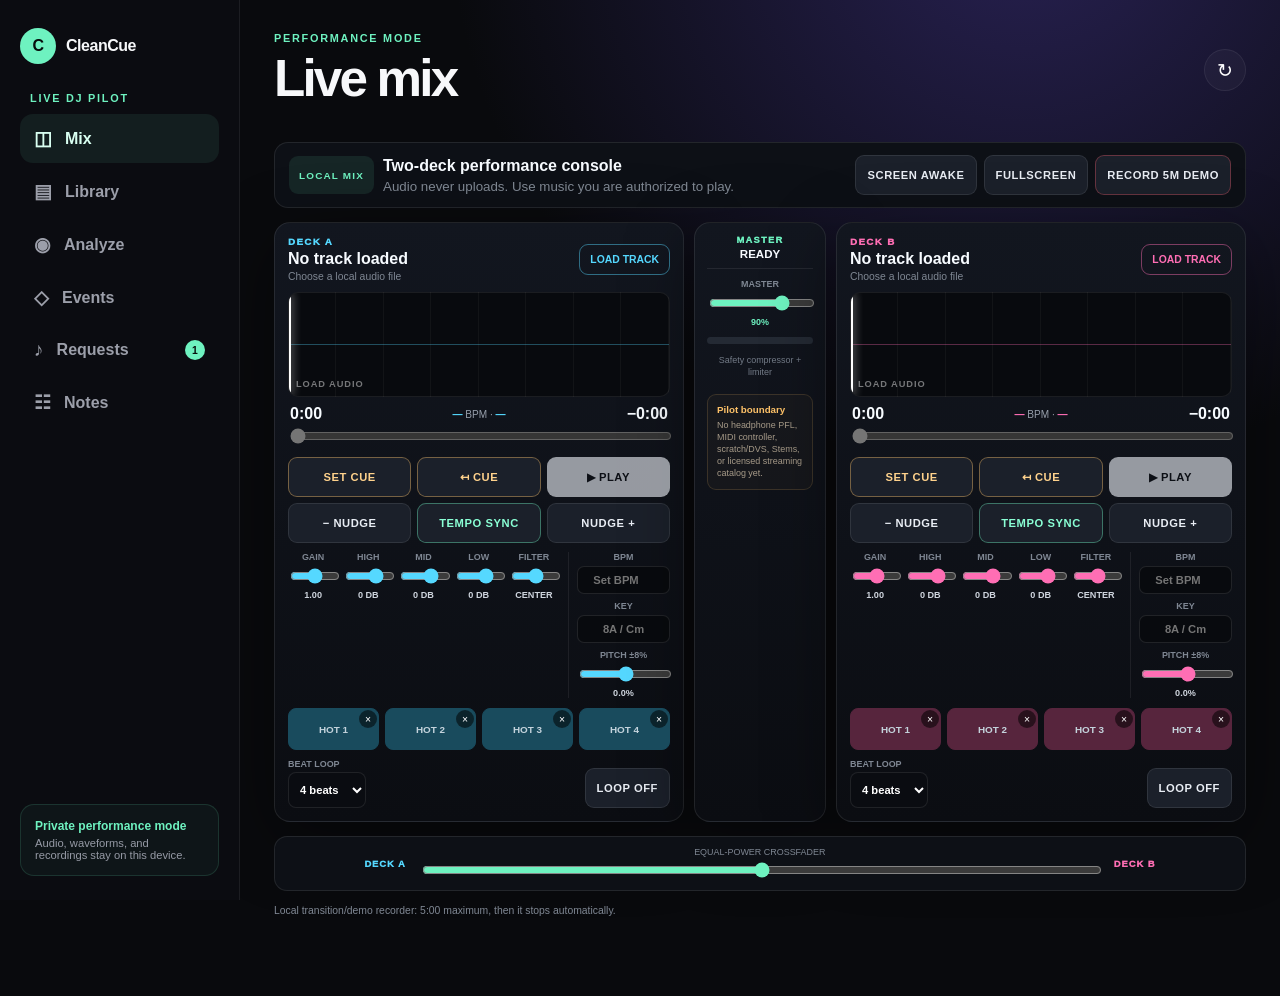
<file: index.html>
<!doctype html>
<html lang="en">
  <head>
    <meta charset="UTF-8" />
    <meta name="viewport" content="width=device-width, initial-scale=1.0, viewport-fit=cover" />
    <meta name="theme-color" content="#090a0d" />
    <meta http-equiv="Content-Security-Policy" content="default-src 'self'; script-src 'self'; style-src 'self'; img-src 'self' data:; font-src 'self' data:; connect-src 'self' https://lrclib.net https://nwtlufetnenackqpdphq.supabase.co wss://nwtlufetnenackqpdphq.supabase.co; media-src 'self' blob:; worker-src 'self'; object-src 'none'; base-uri 'none'; frame-src 'none'; form-action 'self';" />
    <meta name="description" content="CleanCue: private two-deck DJ mixing, explicit lyric review, BPM and key analysis, mix suggestions, live guest requests, events, and emcee notes." />
    <link rel="manifest" href="./manifest.webmanifest" />
    <link rel="icon" href="./icon.svg" type="image/svg+xml" />
    <link rel="apple-touch-icon" href="./icon-192.png" />
    <title>CleanCue • Live DJ console</title>
    <script type="module" crossorigin src="./assets/index-DnJTOaXb.js"></script>
    <link rel="stylesheet" crossorigin href="./assets/index-DbwvBn8F.css">
  </head>
  <body>
    <main id="app"></main>
  </body>
</html>
</file>
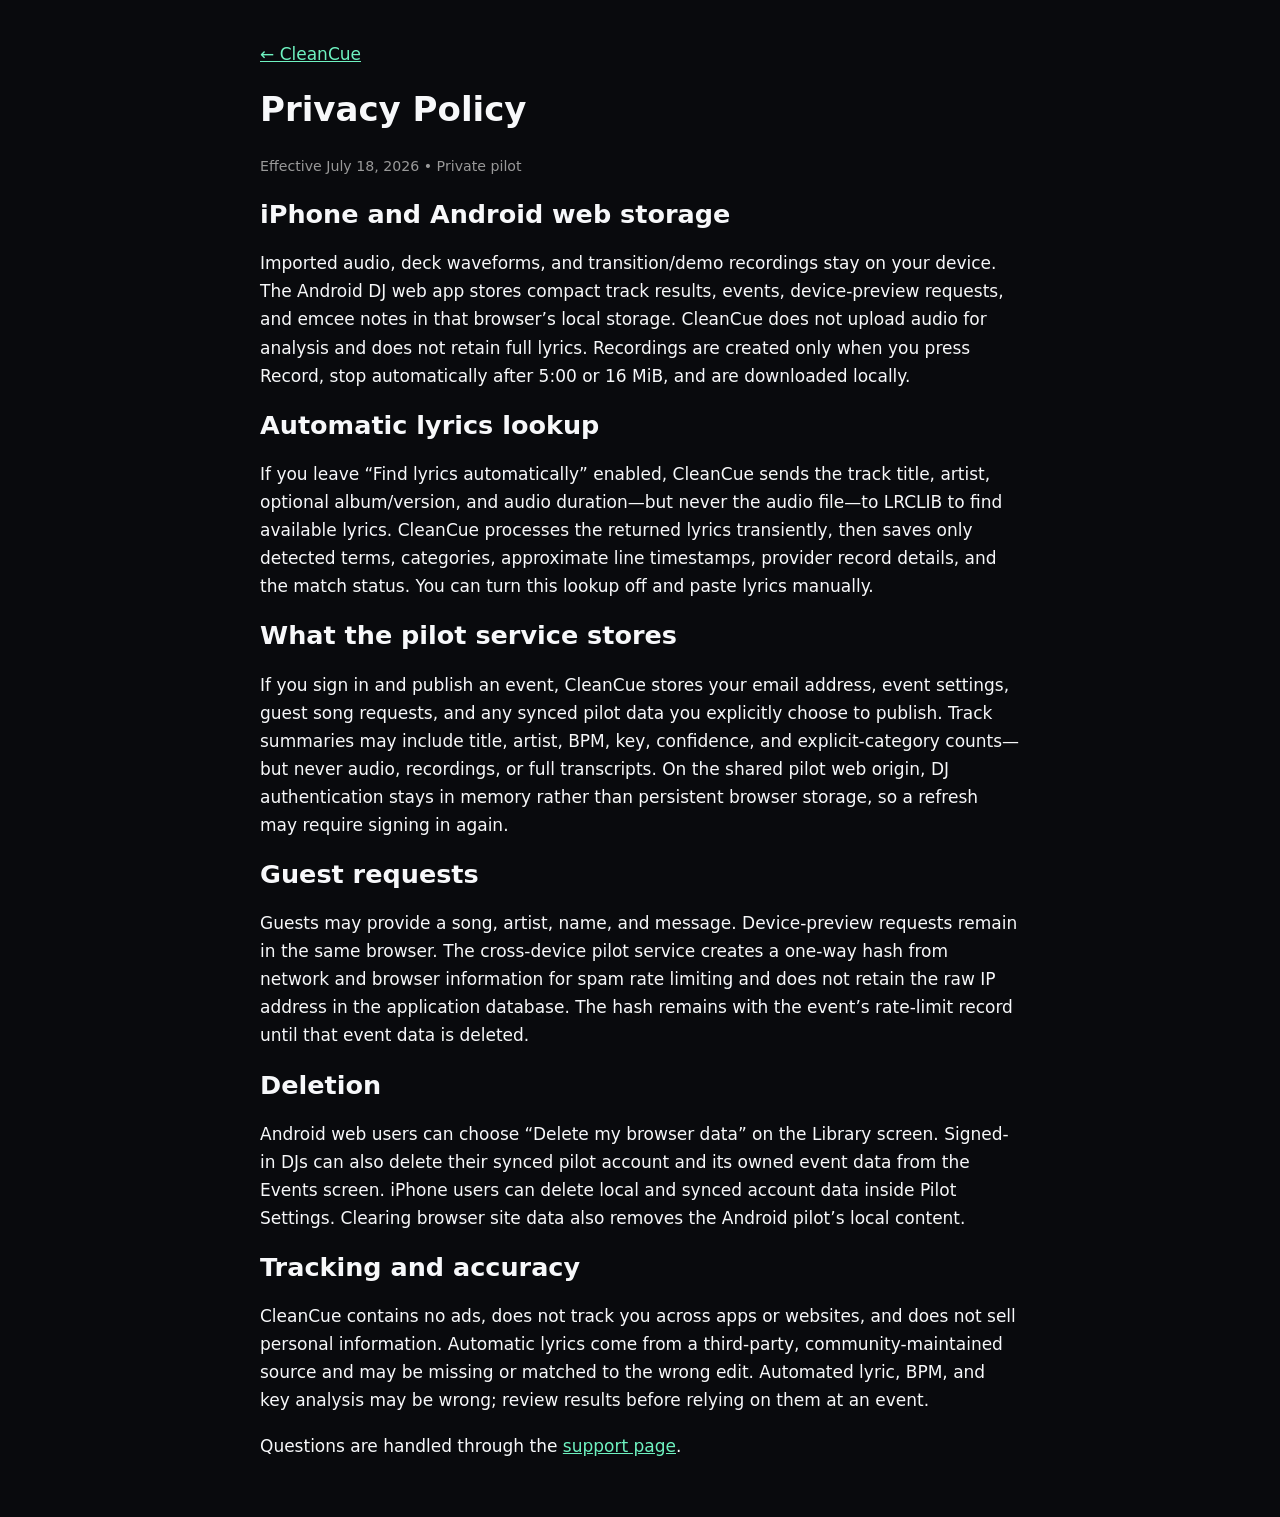
<file: privacy.html>
<!doctype html>
<html lang="en"><head><meta charset="utf-8"><meta name="viewport" content="width=device-width,initial-scale=1"><meta name="theme-color" content="#090a0d"><title>Privacy • CleanCue</title><style>body{max-width:760px;margin:auto;padding:40px 22px;background:#090a0d;color:#f7f8fa;font:17px/1.65 system-ui}a{color:#6ef2c0}h1,h2{line-height:1.1}small{color:#999}</style></head>
<body><a href="./">← CleanCue</a><h1>Privacy Policy</h1><small>Effective July 18, 2026 • Private pilot</small>
<h2>iPhone and Android web storage</h2><p>Imported audio, deck waveforms, and transition/demo recordings stay on your device. The Android DJ web app stores compact track results, events, device-preview requests, and emcee notes in that browser’s local storage. CleanCue does not upload audio for analysis and does not retain full lyrics. Recordings are created only when you press Record, stop automatically after 5:00 or 16 MiB, and are downloaded locally.</p>
<h2>Automatic lyrics lookup</h2><p>If you leave “Find lyrics automatically” enabled, CleanCue sends the track title, artist, optional album/version, and audio duration—but never the audio file—to LRCLIB to find available lyrics. CleanCue processes the returned lyrics transiently, then saves only detected terms, categories, approximate line timestamps, provider record details, and the match status. You can turn this lookup off and paste lyrics manually.</p>
<h2>What the pilot service stores</h2><p>If you sign in and publish an event, CleanCue stores your email address, event settings, guest song requests, and any synced pilot data you explicitly choose to publish. Track summaries may include title, artist, BPM, key, confidence, and explicit-category counts—but never audio, recordings, or full transcripts. On the shared pilot web origin, DJ authentication stays in memory rather than persistent browser storage, so a refresh may require signing in again.</p>
<h2>Guest requests</h2><p>Guests may provide a song, artist, name, and message. Device-preview requests remain in the same browser. The cross-device pilot service creates a one-way hash from network and browser information for spam rate limiting and does not retain the raw IP address in the application database. The hash remains with the event’s rate-limit record until that event data is deleted.</p>
<h2>Deletion</h2><p>Android web users can choose “Delete my browser data” on the Library screen. Signed-in DJs can also delete their synced pilot account and its owned event data from the Events screen. iPhone users can delete local and synced account data inside Pilot Settings. Clearing browser site data also removes the Android pilot’s local content.</p>
<h2>Tracking and accuracy</h2><p>CleanCue contains no ads, does not track you across apps or websites, and does not sell personal information. Automatic lyrics come from a third-party, community-maintained source and may be missing or matched to the wrong edit. Automated lyric, BPM, and key analysis may be wrong; review results before relying on them at an event.</p>
<p>Questions are handled through the <a href="support.html">support page</a>.</p></body></html>
</file>
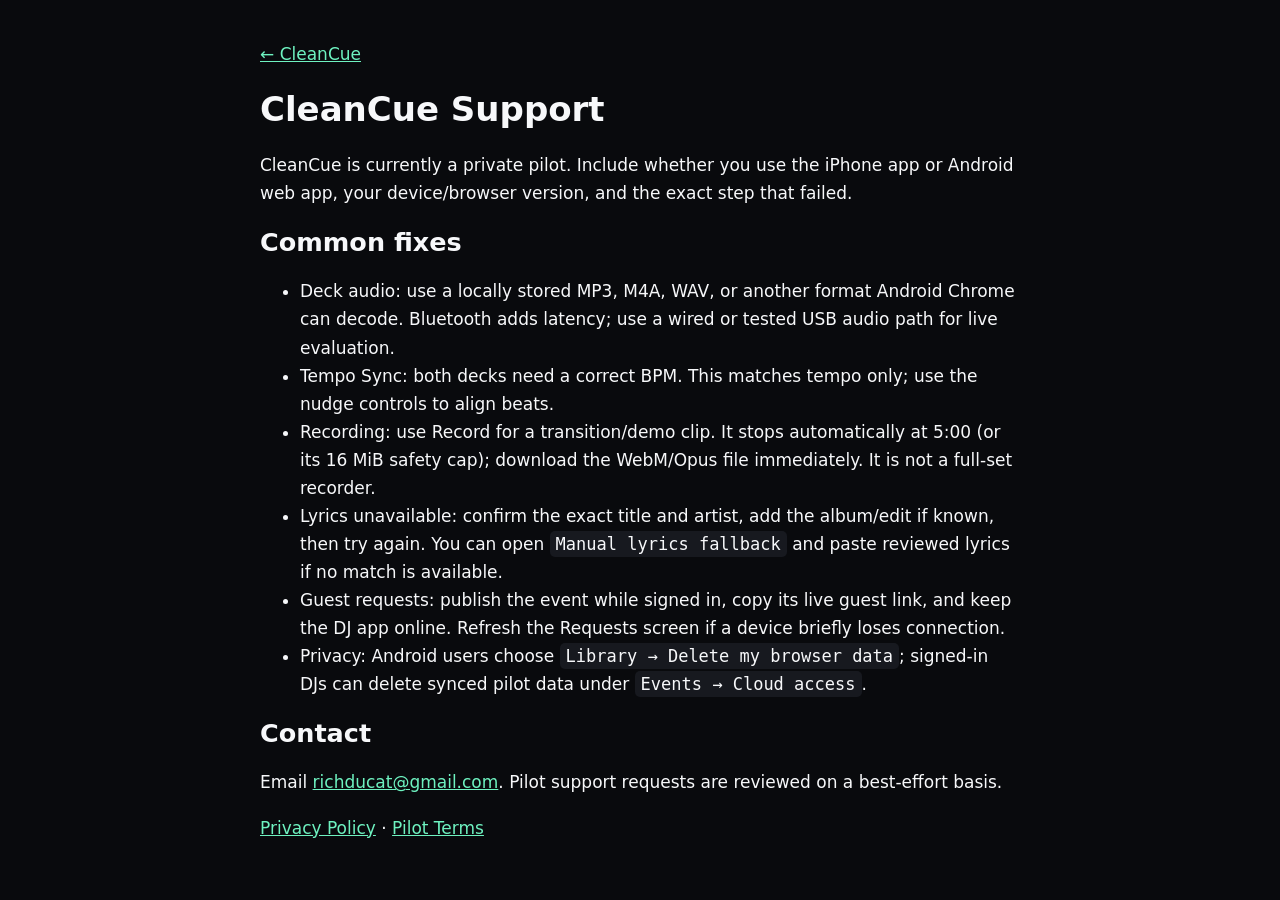
<file: support.html>
<!doctype html><html lang="en"><head><meta charset="utf-8"><meta name="viewport" content="width=device-width,initial-scale=1"><meta name="theme-color" content="#090a0d"><title>Support • CleanCue</title><style>body{max-width:760px;margin:auto;padding:40px 22px;background:#090a0d;color:#f7f8fa;font:17px/1.65 system-ui}a{color:#6ef2c0}h1,h2{line-height:1.1}code{background:#17191f;padding:3px 6px;border-radius:5px}</style></head><body><a href="./">← CleanCue</a><h1>CleanCue Support</h1><p>CleanCue is currently a private pilot. Include whether you use the iPhone app or Android web app, your device/browser version, and the exact step that failed.</p><h2>Common fixes</h2><ul><li>Deck audio: use a locally stored MP3, M4A, WAV, or another format Android Chrome can decode. Bluetooth adds latency; use a wired or tested USB audio path for live evaluation.</li><li>Tempo Sync: both decks need a correct BPM. This matches tempo only; use the nudge controls to align beats.</li><li>Recording: use Record for a transition/demo clip. It stops automatically at 5:00 (or its 16 MiB safety cap); download the WebM/Opus file immediately. It is not a full-set recorder.</li><li>Lyrics unavailable: confirm the exact title and artist, add the album/edit if known, then try again. You can open <code>Manual lyrics fallback</code> and paste reviewed lyrics if no match is available.</li><li>Guest requests: publish the event while signed in, copy its live guest link, and keep the DJ app online. Refresh the Requests screen if a device briefly loses connection.</li><li>Privacy: Android users choose <code>Library → Delete my browser data</code>; signed-in DJs can delete synced pilot data under <code>Events → Cloud access</code>.</li></ul><h2>Contact</h2><p>Email <a href="mailto:richducat@gmail.com?subject=CleanCue%20Pilot%20Support">richducat@gmail.com</a>. Pilot support requests are reviewed on a best-effort basis.</p><p><a href="privacy.html">Privacy Policy</a> · <a href="terms.html">Pilot Terms</a></p></body></html>
</file>
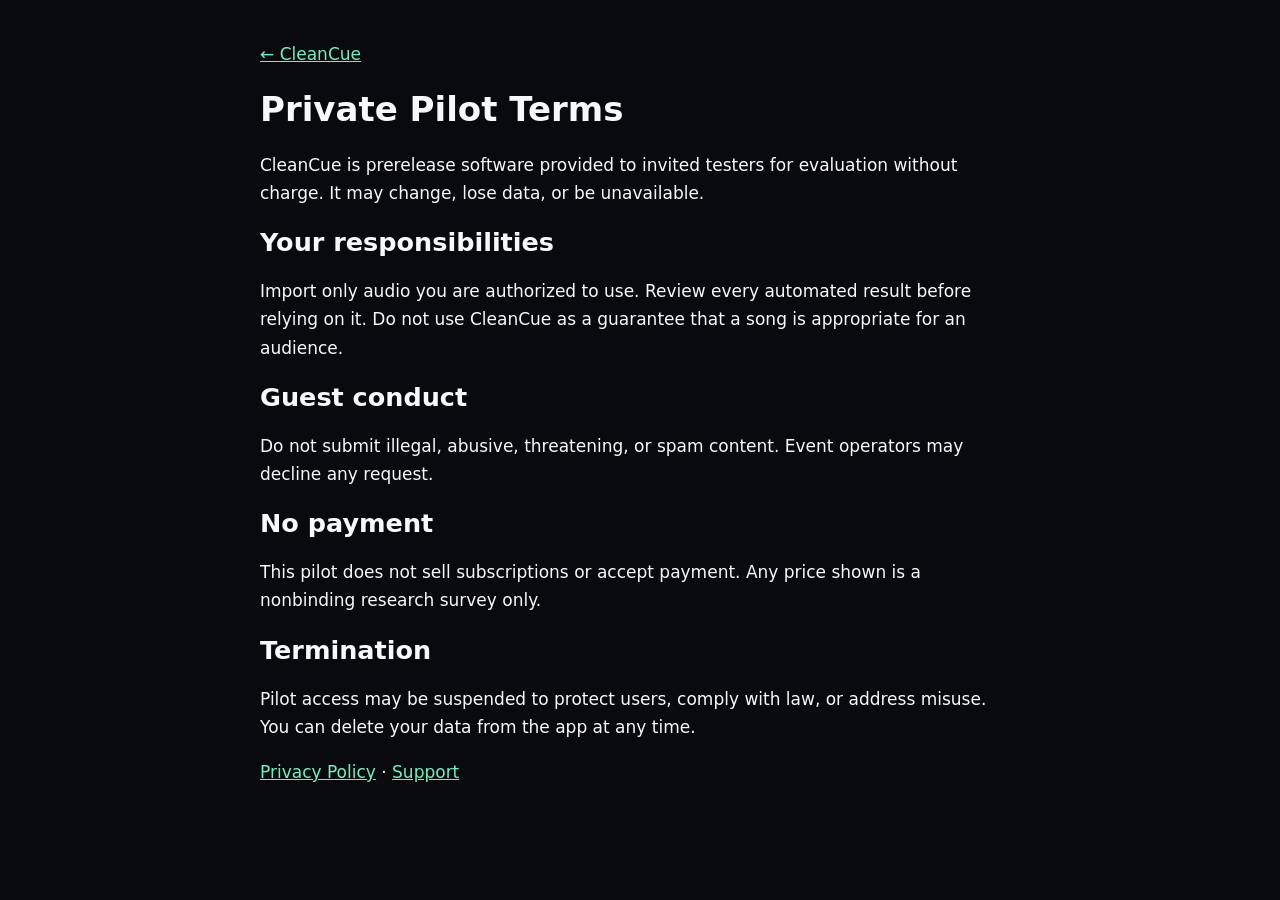
<file: terms.html>
<!doctype html><html lang="en"><head><meta charset="utf-8"><meta name="viewport" content="width=device-width,initial-scale=1"><meta name="theme-color" content="#090a0d"><title>Pilot Terms • CleanCue</title><style>body{max-width:760px;margin:auto;padding:40px 22px;background:#090a0d;color:#f7f8fa;font:17px/1.65 system-ui}a{color:#6ef2c0}h1,h2{line-height:1.1}</style></head><body><a href="./">← CleanCue</a><h1>Private Pilot Terms</h1><p>CleanCue is prerelease software provided to invited testers for evaluation without charge. It may change, lose data, or be unavailable.</p><h2>Your responsibilities</h2><p>Import only audio you are authorized to use. Review every automated result before relying on it. Do not use CleanCue as a guarantee that a song is appropriate for an audience.</p><h2>Guest conduct</h2><p>Do not submit illegal, abusive, threatening, or spam content. Event operators may decline any request.</p><h2>No payment</h2><p>This pilot does not sell subscriptions or accept payment. Any price shown is a nonbinding research survey only.</p><h2>Termination</h2><p>Pilot access may be suspended to protect users, comply with law, or address misuse. You can delete your data from the app at any time.</p><p><a href="privacy.html">Privacy Policy</a> · <a href="support.html">Support</a></p></body></html>
</file>
<file: assets/index-DbwvBn8F.css>
:root{color-scheme:dark;font-family:Inter,ui-sans-serif,-apple-system,BlinkMacSystemFont,SF Pro Display,sans-serif;background:#090a0d;color:#f7f8fa;--mint:#6ef2c0;--violet:#8976ff;--panel:#14161b;--muted:#969aa6;--line:#ffffff12;--warning:#ffc369;--danger:#ff7e87}*{box-sizing:border-box}[hidden]{display:none!important}body{margin:0;min-height:100vh;background:radial-gradient(circle at 80% -10%,#282153 0,transparent 36rem),#090a0d}button,input,textarea,select{font:inherit}button{cursor:pointer}.brand{display:flex;align-items:center;gap:10px;font-weight:800;letter-spacing:-.03em}.mark{display:grid;place-items:center;width:36px;height:36px;border-radius:50%;background:var(--mint);color:#07100d}.dj-app{min-height:100vh}.sidebar{position:fixed;inset:0 auto 0 0;width:240px;padding:28px 20px;background:#0d0e12e8;border-right:1px solid var(--line);-webkit-backdrop-filter:blur(18px);backdrop-filter:blur(18px);z-index:5}.pilot-label,.eyebrow{color:var(--mint);font-size:.68rem;font-weight:850;letter-spacing:.16em}.pilot-label{margin:28px 10px 10px}.nav-item{display:flex;align-items:center;gap:13px;width:100%;padding:13px 14px;margin:4px 0;border:0;border-radius:13px;background:transparent;color:#9c9faa;font-weight:700;text-align:left}.nav-item span{font-size:1.2rem}.nav-item.active{background:#6ef2c014;color:#d9fff1}.nav-item b,.bottom-nav b{margin-left:auto;display:grid;place-items:center;min-width:20px;height:20px;padding:0 6px;border-radius:10px;background:var(--mint);color:#07100d;font-size:.65rem}.local-card{position:absolute;left:20px;right:20px;bottom:24px;padding:14px;border:1px solid #6ef2c024;border-radius:14px;background:#6ef2c00a}.local-card strong,.local-card span{display:block}.local-card strong{font-size:.75rem;color:var(--mint)}.local-card span{margin-top:4px;font-size:.7rem;color:var(--muted)}.workspace{margin-left:240px;min-height:100vh}.topbar{display:flex;justify-content:space-between;align-items:center;max-width:1100px;margin:auto;padding:32px 34px 12px}.topbar p{margin:0 0 5px}.topbar h1{margin:0;font-size:clamp(2rem,4vw,3.4rem);letter-spacing:-.055em}.content{max-width:1100px;margin:auto;padding:22px 34px 80px}.icon-button{display:grid;place-items:center;width:42px;height:42px;border:1px solid var(--line);border-radius:50%;background:#ffffff08;color:#fff;font-size:1.2rem}.mode-banner{padding:22px;border:1px solid #8976ff40;border-radius:20px;background:linear-gradient(135deg,#8976ff17,#6ef2c009)}.mode-banner span{display:block;color:#a99dff;font-size:.65rem;font-weight:850;letter-spacing:.16em}.mode-banner strong{display:block;margin-top:8px;font-size:1.2rem}.mode-banner p{margin:7px 0 0;color:var(--muted);font-size:.85rem}.stats{display:grid;grid-template-columns:repeat(3,1fr);gap:12px;margin:18px 0}.stat{padding:17px;border:1px solid var(--line);border-radius:17px;background:var(--panel)}.stat strong,.stat span{display:block}.stat strong{font-size:1.45rem}.stat span{margin-top:4px;color:var(--muted);font-size:.72rem}.stat.warning strong{color:var(--warning)}.section-row{display:flex;align-items:center;justify-content:space-between;gap:16px;margin:22px 0 12px}.section-row h2,.panel h2{margin:0;font-size:1.1rem}.text-button{width:auto;border:0;background:none;color:var(--mint);font-weight:750}.track-list,.event-list,.request-list,.notes-grid{display:grid;gap:12px}.track-card{display:grid;grid-template-columns:auto 1fr auto auto;align-items:center;gap:14px;width:100%;padding:14px;border:1px solid var(--line);border-radius:18px;background:var(--panel);color:#fff;text-align:left}.art{display:grid;place-items:center;width:54px;height:54px;border-radius:14px;background:linear-gradient(135deg,#44398c,#1d5e50);color:var(--mint);font-size:1.4rem;font-weight:900}.art.flagged{background:#ffc36916;color:var(--warning)}.art.big{width:86px;height:86px;border-radius:22px;font-size:2rem}.track-main strong,.track-main small{display:block}.track-main small{margin-top:4px;color:var(--muted)}.chips{display:flex;gap:6px;margin-top:8px}.chips i,.track-status{padding:5px 8px;border-radius:99px;background:#ffffff08;color:#b9bdc7;font-size:.65rem;font-style:normal;font-weight:750}.track-status.clear{background:#6ef2c012;color:var(--mint)}.track-status.warn{background:#ffc36913;color:var(--warning)}.chevron{color:#5d6069;font-size:1.5rem}.panel,.event-card,.request-card,.note-card{padding:20px;border:1px solid var(--line);border-radius:20px;background:var(--panel)}.back{margin-bottom:16px}.detail-hero{display:flex;align-items:center;gap:18px;padding:12px 0 6px}.detail-hero h2{margin:0;font-size:2rem}.detail-hero p:not(.eyebrow){margin:6px 0;color:var(--muted)}.hit,.mix-row{display:flex;justify-content:space-between;align-items:center;width:100%;padding:13px 0;border:0;border-top:1px solid var(--line);background:none;color:#fff;text-align:left}.hit span strong,.hit span small,.mix-row span strong,.mix-row span small{display:block}.hit small,.mix-row small{margin-top:3px;color:var(--muted)}.hit time,.mix-row b{color:var(--mint)}.privacy-strip,.demo-banner{padding:13px 15px;margin-bottom:14px;border:1px solid #6ef2c02c;border-radius:13px;background:#6ef2c00c;color:#caffed;font-size:.78rem}.form-stack{display:grid;gap:15px}.form-stack label,.guest-card label{display:grid;gap:7px;color:#d8dae1;font-size:.75rem;font-weight:750}.form-stack input,.form-stack textarea,.form-stack select,.guest-card input{width:100%;min-height:50px;padding:12px 14px;border:1px solid #ffffff14;border-radius:12px;background:#090a0d;color:#fff;outline:none}.form-stack textarea{resize:vertical}.form-stack input:focus,.form-stack textarea:focus,.form-stack select:focus,.guest-card input:focus{border-color:var(--mint);box-shadow:0 0 0 3px #6ef2c018}.two{display:grid;grid-template-columns:1fr 1fr;gap:12px}.muted{color:var(--muted);font-size:.82rem;line-height:1.5}.primary,.secondary{display:flex;justify-content:center;align-items:center;gap:10px;min-height:50px;padding:0 16px;border:0;border-radius:12px;background:var(--mint);color:#06100d;font-weight:850}.secondary{border:1px solid var(--line);background:#24272e;color:#fff}.event-card{display:grid;gap:16px}.event-head{display:flex;gap:11px}.event-head small{color:var(--mint);font-weight:850}.event-head h2{margin:4px 0}.event-head p{margin:0;color:var(--muted)}.live-dot{width:10px;height:10px;margin-top:5px;border-radius:50%;background:var(--mint);box-shadow:0 0 16px var(--mint)}.live-dot.paused{background:var(--warning);box-shadow:none}.event-meta,.event-actions{display:flex;gap:12px}.event-meta{color:var(--muted);font-size:.76rem}.event-actions>*{flex:1}.toggle-row{display:flex!important;align-items:center!important;justify-content:space-between}.toggle-row input{position:absolute;opacity:0}.toggle-row i{width:46px;height:26px;padding:3px;border-radius:99px;background:#353841}.toggle-row i:after{content:"";display:block;width:20px;height:20px;border-radius:50%;background:#fff;transition:.2s}.toggle-row input:checked+i{background:var(--mint)}.toggle-row input:checked+i:after{transform:translate(20px);background:#07100d}.status-tabs{display:flex;gap:7px;overflow:auto;margin-bottom:16px}.status-tabs button{display:flex;gap:7px;white-space:nowrap;padding:9px 12px;border:1px solid var(--line);border-radius:99px;background:#ffffff06;color:var(--muted)}.status-tabs button.active{background:#6ef2c012;color:var(--mint);border-color:#6ef2c034}.request-card h2{margin:3px 0}.request-card p{margin:5px 0;color:var(--muted)}.request-card blockquote{margin:14px 0;padding:10px 13px;border-left:2px solid var(--violet);background:#ffffff05;color:#c4c6ce}.request-actions{display:flex;gap:10px;margin-top:18px}.request-actions>*{flex:1}.empty{text-align:center;padding:60px 20px;color:var(--muted)}.empty span{font-size:2.5rem;color:#555}.note-card.pinned{border-color:#8976ff55}.note-card>span{color:var(--violet);font-size:.64rem;font-weight:850;letter-spacing:.15em}.note-card h2{margin:8px 0}.note-card p{color:#c5c7ce;line-height:1.5}.check-row{display:flex!important;align-items:center;gap:8px!important;padding-top:24px}.check-row input{width:20px;min-height:20px}.bottom-nav{display:none}.toast{position:fixed;left:50%;bottom:24px;z-index:20;transform:translate(-50%);padding:12px 18px;border:1px solid #6ef2c040;border-radius:99px;background:#16221e;color:#d9fff1;box-shadow:0 12px 40px #0008;font-size:.8rem}dialog{width:min(92vw,480px);padding:0;border:1px solid var(--line);border-radius:22px;background:var(--panel);color:#fff}dialog::backdrop{background:#000b;-webkit-backdrop-filter:blur(4px);backdrop-filter:blur(4px)}dialog form{padding:20px}.guest-shell{width:min(100%,680px);min-height:100vh;margin:auto;padding:max(24px,env(safe-area-inset-top)) 20px max(30px,env(safe-area-inset-bottom))}.pilot{margin-left:auto;color:var(--mint);font-size:.66rem;letter-spacing:.13em;border:1px solid #6ef2c055;border-radius:99px;padding:6px 9px}.guest-hero{padding:70px 0 28px}.guest-hero h1{margin:0;font-size:clamp(2.75rem,13vw,5rem);line-height:.94;letter-spacing:-.065em}.venue{color:#a5a8b2;font-size:1.08rem}.profile{display:inline-flex;gap:8px;align-items:center;padding:8px 11px;border-radius:99px;background:#6ef2c012;color:#caffed;font-size:.78rem;font-weight:700}.shield{display:grid;place-items:center;width:18px;height:18px;border-radius:50%;background:var(--mint);color:#07100d}.guest-card{display:grid;gap:16px;padding:20px;border:1px solid var(--line);border-radius:24px;background:#14161bcf;box-shadow:0 28px 80px #0007}.guest-card label span{color:#737784}.form-error{min-height:1em;margin:0;color:var(--danger);font-size:.8rem}.trap{position:absolute;left:-9999px}.success{text-align:center;padding:38px 24px}.success-icon{display:grid;place-items:center;width:64px;height:64px;margin:auto;border-radius:50%;background:var(--mint);color:#06100d;font-size:2rem}.guest-shell footer{padding:22px 8px;color:#666a75;text-align:center;font-size:.74rem}.skeleton{color:#777b86}@media(max-width:900px){.sidebar{display:none}.workspace{margin:0}.topbar{padding:calc(20px + env(safe-area-inset-top)) 18px 8px}.topbar h1{font-size:2.35rem}.content{padding:16px 16px calc(105px + env(safe-area-inset-bottom))}.bottom-nav{position:fixed;left:0;right:0;bottom:0;z-index:10;display:grid;grid-template-columns:repeat(6,1fr);padding:7px 5px calc(7px + env(safe-area-inset-bottom));border-top:1px solid var(--line);background:#0d0e12f4;-webkit-backdrop-filter:blur(18px);backdrop-filter:blur(18px)}.bottom-nav button{position:relative;display:grid;place-items:center;gap:3px;padding:5px 0;border:0;background:none;color:#737782}.bottom-nav button>span{font-size:1.15rem}.bottom-nav small{font-size:.58rem}.bottom-nav button.active{color:var(--mint)}.bottom-nav b{position:absolute;top:0;right:12%;min-width:17px;height:17px}.stats{gap:8px}.stat{padding:13px}.stat strong{font-size:1.15rem}.track-card{grid-template-columns:auto 1fr auto;padding:12px;gap:11px}.track-status,.chevron{display:none}.art{width:48px;height:48px}.two{grid-template-columns:1fr}.event-actions,.request-actions{flex-direction:column}.detail-hero h2{font-size:1.6rem}.mode-banner{padding:17px}.check-row{padding-top:0}.toast{bottom:90px;white-space:nowrap}.notes-grid{grid-template-columns:1fr}}@media(min-width:900px){.track-list,.event-list,.notes-grid{grid-template-columns:1fr 1fr}}@media(prefers-reduced-motion:no-preference){.content>*{animation:rise .28s ease-out both}@keyframes rise{0%{opacity:0;transform:translateY(8px)}}}button:disabled{cursor:wait;opacity:.62}.track-status.unverified{background:#ffffff0b;color:#b6bac4}.source-line{margin:8px 0 16px;color:#9196a2;font-size:.72rem;line-height:1.45}.explicit-word{color:var(--warning);font-size:1.02rem}.result-note{margin:14px 0 0}.lookup-warning{padding:10px 12px;border:1px solid #ffc36931;border-radius:11px;background:#ffc3690c;color:#ffd59a;font-size:.78rem}.lookup-option{display:flex!important;grid-template-columns:none!important;align-items:flex-start;gap:12px!important;padding:15px;border:1px solid #6ef2c02c;border-radius:14px;background:#6ef2c009}.lookup-option>input{flex:0 0 auto;width:20px!important;min-height:20px!important;margin:2px 0 0}.lookup-option>span{display:grid;gap:4px}.lookup-option strong{color:#e9fff7;font-size:.84rem}.lookup-option small{color:var(--muted);font-weight:500;line-height:1.45}.form-stack details{padding:13px 14px;border:1px solid var(--line);border-radius:13px;background:#ffffff04}.form-stack summary{cursor:pointer;color:#d8dae1;font-size:.78rem;font-weight:800}.form-stack details[open] summary{margin-bottom:14px}.form-status{min-height:1em;margin:0;color:var(--mint);font-size:.8rem}.lyric-panel .section-row{margin-top:0}.lyric-panel .track-status{display:inline-block}.bottom-nav small{color:#aeb2bd;font-size:.66rem}.bottom-nav button.active small{color:var(--mint)}.toggle-row input:focus-visible+i{outline:2px solid var(--mint);outline-offset:3px}.performance-workspace .topbar,.performance-content{max-width:1500px}.performance-console{display:grid;gap:14px;max-width:1440px;margin:0 auto;color:#f7fbff}.performance-statusbar{display:flex;align-items:center;justify-content:space-between;gap:16px;padding:12px 14px;border:1px solid #ffffff17;border-radius:14px;background:#0d1016}.performance-statusbar>div:first-child{display:grid;grid-template-columns:auto 1fr;align-items:center;gap:3px 9px}.performance-statusbar small{grid-column:2;color:#818994}.live-chip{grid-row:1/3;display:grid;place-items:center;min-height:38px;padding:0 10px;border-radius:9px;background:#6ef2c018;color:#6ef2c0;font-size:.62rem;font-weight:900;letter-spacing:.12em}.performance-utility{display:flex;gap:7px}.performance-button{min-height:40px;padding:0 11px;border:1px solid #ffffff18;border-radius:9px;background:#1b202a;color:#e9edf4;font-size:.7rem;font-weight:850;text-transform:uppercase;letter-spacing:.05em}.performance-button:focus-visible,.performance-pads button:focus-visible,.load-track:focus-within{outline:2px solid #fff;outline-offset:2px}.performance-button.play{background:#e9edf4;color:#0b0e13}.performance-button.cue{border-color:#ffc36966;color:#ffd28c}.performance-button.sync{border-color:#6ef2c066;color:#8affd5}.performance-button.loop.active,.performance-button.sync:active{background:#6ef2c0;color:#07100d}.performance-button.record{border-color:#ff5f6d55}.record-dot{width:8px;height:8px;border-radius:50%;background:#ff5f6d}.performance-button.record.active{background:#ff5f6d;color:#fff}.performance-button.record.active .record-dot{background:#fff;box-shadow:0 0 0 4px #fff2}.performance-button.subtle.active{border-color:#6ef2c0;color:#6ef2c0}.deck-stage{display:grid;grid-template-columns:minmax(0,1fr) 132px minmax(0,1fr);gap:10px}.performance-deck,.mixer{min-width:0;border:1px solid #ffffff17;border-radius:16px;background:linear-gradient(180deg,#12161f,#0b0d12);box-shadow:0 18px 70px #0006}.performance-deck{padding:13px}.deck-left{--deck:#55d8ff;--deck-dim:#194b5d}.deck-right{--deck:#ff6eb4;--deck-dim:#57253d}.deck-header{display:flex;align-items:center;justify-content:space-between;gap:10px;margin-bottom:10px}.deck-header>div{min-width:0}.deck-header span{display:block;color:var(--deck);font-size:.61rem;font-weight:950;letter-spacing:.14em}.deck-header strong,.deck-header small{display:block;overflow:hidden;text-overflow:ellipsis;white-space:nowrap}.deck-header strong{max-width:32ch;margin-top:3px;font-size:1rem}.deck-header small{max-width:38ch;margin-top:3px;color:#7f8793;font-size:.65rem}.load-track{position:relative;flex:0 0 auto;padding:9px 10px;border:1px solid color-mix(in srgb,var(--deck) 45%,transparent);border-radius:9px;color:var(--deck);font-size:.65rem;font-weight:900;text-transform:uppercase;overflow:hidden;cursor:pointer}.load-track input{position:absolute;inset:0;opacity:0;cursor:pointer}.waveform-shell{position:relative;height:105px;overflow:hidden;border:1px solid #ffffff14;border-radius:10px;background:repeating-linear-gradient(90deg,transparent 0,transparent calc(12.5% - 1px),#ffffff0a calc(12.5% - 1px),#ffffff0a 12.5%),#080a0e;cursor:crosshair}.waveform-shell canvas{width:100%;height:100%}.waveform-shell>i{position:absolute;top:0;bottom:0;width:2px;background:#fff;box-shadow:0 0 10px #fff;pointer-events:none}.waveform-shell>span{position:absolute;inset:auto 7px 7px;color:#ffffff72;font-size:.58rem;font-weight:900;letter-spacing:.1em;pointer-events:none}.deck-readout{display:grid;grid-template-columns:1fr auto 1fr;align-items:center;padding:8px 2px 3px}.deck-readout>strong:last-child{text-align:right}.deck-readout span{color:#969eaa;font-size:.63rem}.deck-readout span b{color:var(--deck)}.seek-control{width:100%;accent-color:var(--deck)}.transport-grid{display:grid;grid-template-columns:repeat(3,1fr);gap:6px;margin:9px 0}.deck-controls{display:grid;grid-template-columns:minmax(0,1fr) 102px;gap:9px}.channel-controls{display:grid;grid-template-columns:repeat(5,1fr);gap:5px}.channel-controls label,.tempo-control label,.vertical-control{display:grid;align-content:start;gap:4px;color:#7f8793;text-align:center;font-size:.56rem;font-weight:850;text-transform:uppercase}.channel-controls input{width:100%;accent-color:var(--deck)}.channel-controls output,.tempo-control output{color:#cfd5de;font-size:.57rem}.tempo-control{display:grid;gap:7px;padding-left:8px;border-left:1px solid #ffffff12}.tempo-control input[type=number]{width:100%;height:28px;padding:3px 5px;border:1px solid #ffffff1a;border-radius:7px;background:#080a0e;color:#fff;text-align:center;font-size:.7rem}.tempo-control input[type=range]{width:100%;accent-color:var(--deck)}.performance-pads{display:grid;grid-template-columns:repeat(4,1fr);gap:6px;margin-top:10px}.performance-pads>span{position:relative}.performance-pads button:first-child{width:100%;min-height:42px;border:1px solid var(--deck-dim);border-radius:8px;background:var(--deck-dim);color:#c4d3dc;font-size:.62rem;font-weight:900}.performance-pads button.set{border-color:var(--deck);background:var(--deck);color:#07100d}.performance-pads .clear-pad{position:absolute;top:2px;right:2px;width:18px;height:18px;padding:0;border:0;border-radius:50%;background:#0008;color:#fff;font-size:.65rem}.loop-row{display:flex;align-items:end;justify-content:space-between;gap:8px;margin-top:9px}.loop-row label{display:grid;gap:3px;color:#7f8793;font-size:.56rem;font-weight:850;text-transform:uppercase}.loop-row select{min-height:36px;padding:0 7px;border:1px solid #ffffff17;border-radius:8px;background:#0a0c11;color:#fff;font-size:.7rem}.mixer{display:grid;align-content:start;gap:10px;padding:12px;text-align:center}.mixer-heading{display:grid;gap:3px;padding-bottom:8px;border-bottom:1px solid #ffffff14}.mixer-heading span{color:#6ef2c0;font-size:.58rem;font-weight:950;letter-spacing:.14em}.mixer-heading strong{font-size:.72rem}.vertical-control input{width:100%;accent-color:#6ef2c0}.vertical-control output{color:#6ef2c0}.limiter-meter{height:7px;overflow:hidden;border-radius:99px;background:#242a34}.limiter-meter i{display:block;width:0;height:100%;background:linear-gradient(90deg,#6ef2c0,#ffc369,#ff6670);transition:width .12s}.mixer>small{color:#737b87;font-size:.56rem;line-height:1.35}.mixer-boundary{display:grid;gap:4px;margin-top:6px;padding:9px;border:1px solid #ffc36928;border-radius:9px;background:#ffc36908;text-align:left}.mixer-boundary strong{color:#ffc369;font-size:.61rem}.mixer-boundary span{color:#a79b89;font-size:.56rem;line-height:1.35}.crossfader-zone{display:grid;grid-template-columns:auto minmax(200px,680px) auto;align-items:center;justify-content:center;gap:14px;padding:10px 14px;border:1px solid #ffffff17;border-radius:13px;background:#0d1016}.crossfader-zone>span{font-size:.59rem;font-weight:950;letter-spacing:.1em}.crossfader-zone>span:first-child{color:#55d8ff}.crossfader-zone>span:last-child{color:#ff6eb4}.crossfader-zone label{display:grid;gap:3px;color:#7f8793;text-align:center;font-size:.56rem;text-transform:uppercase}.crossfader-zone input{width:100%;accent-color:#6ef2c0}.performance-footer{display:flex;align-items:center;justify-content:space-between;gap:12px;color:#7f8793;font-size:.65rem}.recording-download{padding:8px 11px;border-radius:8px;background:#6ef2c0;color:#07100d;font-weight:900;text-decoration:none}.rotate-hint{display:none}.cloud-panel{display:grid;grid-template-columns:minmax(0,1fr) minmax(280px,.75fr);gap:18px;align-items:center;margin-bottom:18px;border-color:#6ef2c035;background:linear-gradient(135deg,#6ef2c00b,#8976ff0d)}.cloud-panel h2{margin:4px 0 5px;font-size:1.35rem}.cloud-auth-form{display:grid;grid-template-columns:1fr auto;gap:9px;align-items:end}.cloud-auth-form label{display:grid;gap:6px;color:#d8dae1;font-size:.72rem;font-weight:800}.cloud-auth-form input{min-height:48px;padding:10px 12px;border:1px solid #ffffff18;border-radius:11px;background:#090a0d;color:#fff}.cloud-actions{display:flex;align-items:center;justify-content:flex-end;gap:8px;flex-wrap:wrap}.danger-text{color:#ff8e97}.event-card.cloud-event{border-color:#6ef2c035}.event-actions{flex-wrap:wrap}.event-actions>*{min-width:140px}.cloud-panel .form-status{grid-column:1/-1}@media(max-width:1050px){.deck-stage{grid-template-columns:minmax(0,1fr) 110px minmax(0,1fr)}.performance-deck{padding:10px}.channel-controls{grid-template-columns:repeat(3,1fr)}.mixer-boundary{display:none}.deck-controls{grid-template-columns:minmax(0,1fr) 88px}.performance-button{padding:0 7px;font-size:.6rem}}@media(max-width:760px){body[data-mode=dj] .workspace:has(.performance-console){margin:0}.performance-console{gap:9px}.performance-statusbar{align-items:flex-start;padding:10px}.performance-statusbar>div:first-child{display:block}.performance-statusbar small{display:block;margin-top:3px}.live-chip{display:inline-flex;min-height:24px;margin-bottom:5px}.performance-utility{display:grid;grid-template-columns:repeat(3,1fr);width:100%}.performance-statusbar{display:grid}.deck-stage{grid-template-columns:1fr}.mixer{grid-row:3}.performance-deck{padding:10px}.waveform-shell{height:92px}.mixer{grid-template-columns:1fr 1fr;align-items:center}.mixer-heading,.mixer-boundary{grid-column:1/-1}.crossfader-zone{grid-template-columns:auto 1fr auto}.performance-footer{padding-bottom:3px}}@media(max-width:760px)and (orientation:portrait){.rotate-hint{display:grid;gap:3px;padding:10px 12px;border:1px solid #55d8ff35;border-radius:10px;background:#55d8ff0a;color:#b9eeff;font-size:.68rem}.rotate-hint span{color:#789aa5}.waveform-shell{height:76px}.channel-controls{grid-template-columns:repeat(5,1fr)}.deck-controls{grid-template-columns:1fr}.tempo-control{grid-template-columns:1fr 1fr;padding:8px 0 0;border-left:0;border-top:1px solid #ffffff12}}.waveform-shell canvas{display:block;max-width:100%;pointer-events:none}@media(max-width:760px){.cloud-panel,.cloud-auth-form{grid-template-columns:1fr}.cloud-actions{justify-content:flex-start}}.performance-content,.performance-console,.deck-stage,.performance-deck{min-width:0;max-width:100%}.waveform-shell{contain:layout paint size;max-width:100%}.waveform-shell canvas{position:absolute;inset:0;width:100%;height:100%}@media(max-width:760px){html,body{max-width:100%;overflow-x:hidden}.performance-content,.performance-console,.deck-stage,.performance-deck{width:100%;overflow-x:hidden}.bottom-nav{z-index:1000;isolation:isolate;transform:translateZ(0)}}@media(min-width:761px)and (max-width:900px)and (orientation:landscape){html,body{max-width:100%;overflow-x:hidden}body[data-mode=dj] .performance-workspace .topbar{display:none}.performance-content{width:100%;max-width:none;padding:8px 10px calc(78px + env(safe-area-inset-bottom));overflow-x:hidden}.performance-console{gap:7px}.performance-statusbar{padding:7px 9px;gap:8px}.performance-statusbar small{font-size:.58rem}.live-chip{min-height:28px;padding:0 7px}.performance-utility{gap:4px}.performance-utility .performance-button{min-height:34px}.deck-stage{grid-template-columns:minmax(0,1fr) 92px minmax(0,1fr);gap:6px}.performance-deck{padding:8px}.deck-header{gap:6px;margin-bottom:6px}.deck-header strong{font-size:.82rem}.deck-header small{font-size:.56rem}.load-track{padding:7px 8px;font-size:.58rem}.waveform-shell{height:62px}.deck-readout{padding-top:5px}.transport-grid{gap:4px;margin:5px 0}.performance-button{min-height:34px;padding:0 5px;font-size:.56rem}.deck-controls{grid-template-columns:minmax(0,1fr) 72px;gap:5px}.channel-controls{gap:3px}.tempo-control{gap:4px;padding-left:5px}.performance-pads{gap:4px;margin-top:6px}.performance-pads button:first-child{min-height:34px}.loop-row{margin-top:5px}.loop-row select{min-height:32px}.mixer{gap:6px;padding:8px}.mixer-heading{padding-bottom:5px}.crossfader-zone{grid-template-columns:auto minmax(160px,1fr) auto;gap:8px;padding:7px 10px}.bottom-nav{z-index:1000;isolation:isolate;transform:translateZ(0)}}.tempo-control input[type=text]{width:100%;height:28px;padding:3px 5px;border:1px solid #ffffff1a;border-radius:7px;background:#080a0e;color:#fff;text-align:center;font-size:.7rem}@media(min-width:761px)and (max-width:900px)and (orientation:landscape){.performance-workspace+.bottom-nav{position:static;inset:auto;padding-bottom:calc(7px + env(safe-area-inset-bottom));transform:none}.performance-content{padding-bottom:8px}}
</file>
